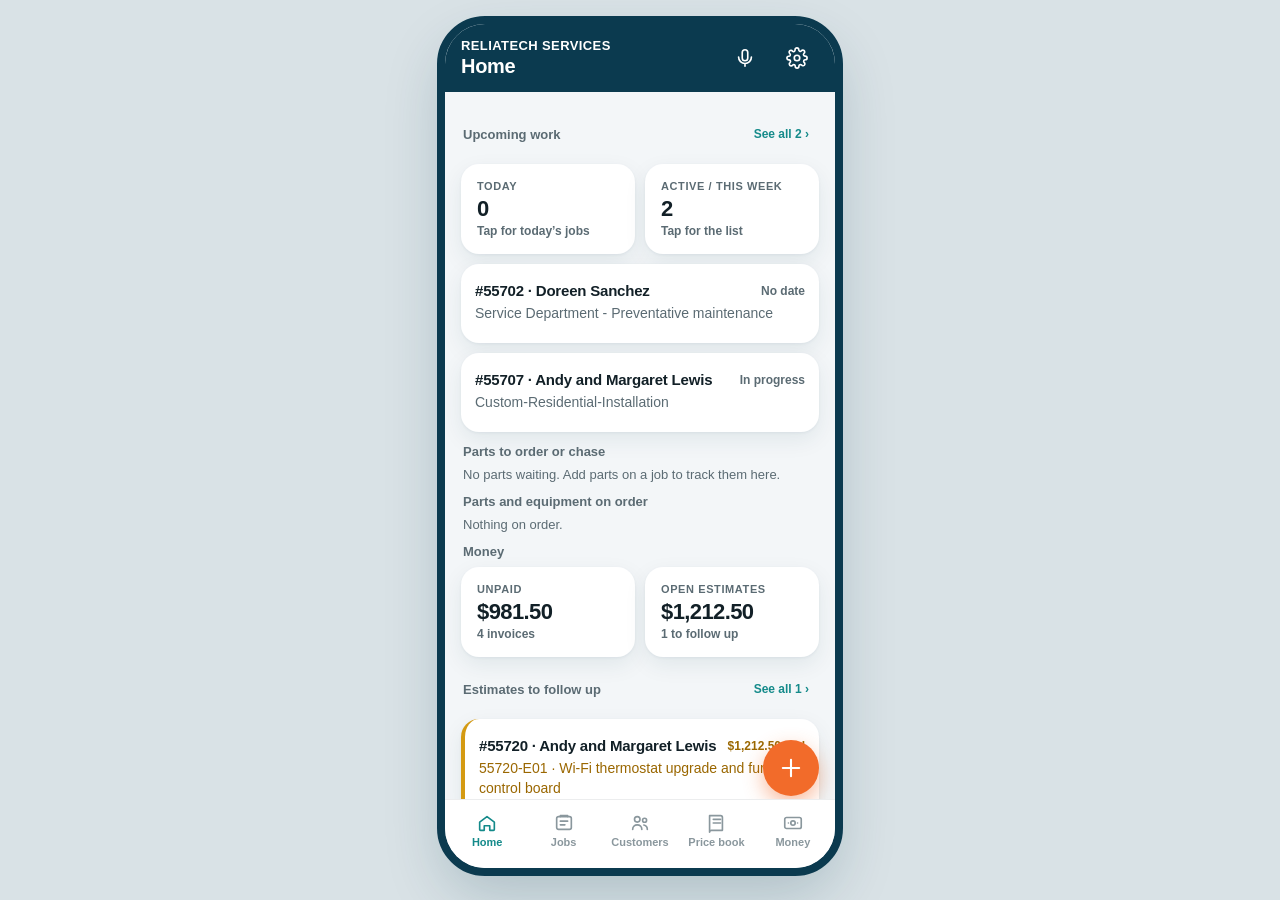
<file: index.html>
<!DOCTYPE html>
<html lang="en">
<head>
  <meta charset="UTF-8">
  <meta name="viewport" content="width=device-width, initial-scale=1, viewport-fit=cover">
  <meta name="theme-color" content="#0B3A4F">
  <meta name="apple-mobile-web-app-capable" content="yes">
  <meta name="mobile-web-app-capable" content="yes">
  <meta name="apple-mobile-web-app-title" content="ReliaTech">
  <meta name="apple-mobile-web-app-status-bar-style" content="black-translucent">
  <meta name="description" content="ReliaTech Services job-flow app.">
  <title>ReliaTech</title>
  <link rel="manifest" href="manifest.webmanifest">
  <link rel="apple-touch-icon" href="icon-180.png">
  <link rel="apple-touch-icon" href="[data-uri]">
  <link rel="icon" type="image/png" sizes="180x180" href="icon-180.png">
  <link rel="icon" type="image/png" sizes="512x512" href="icon-512.png">
  <link rel="stylesheet" href="styles.css?v=20261127-p2q">
</head>
<body>
  <div class="shell">
    <div class="phone" id="app">Loading ReliaTech…</div>
  </div>
  <script src="data.js?v=20261127-p2q"></script>
  <script src="hcp-data.js?v=20261127-p2q"></script>
  <script src="plans-data.js?v=20261127-p2q"></script>
  <script src="price-book-data.js?v=20261127-p2q"></script>
  <script src="proposal-logo.js?v=20261127-p2q"></script>
  <script src="app.js?v=20261127-p2q"></script>
</body>
</html>
</file>
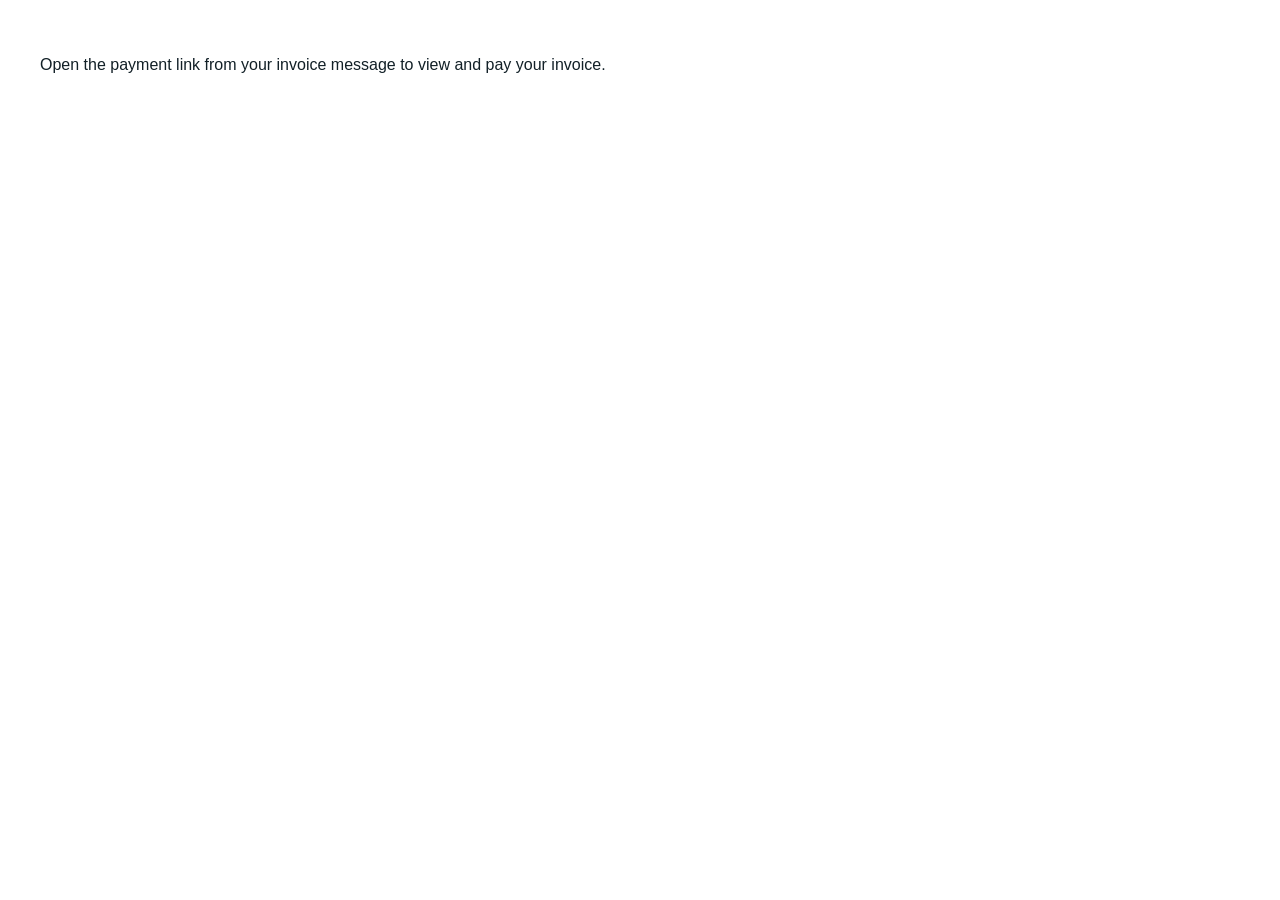
<file: pay/index.html>
<!DOCTYPE html>
<html lang="en">
<head>
  <meta charset="UTF-8">
  <meta name="robots" content="noindex,nofollow">
  <meta name="viewport" content="width=device-width, initial-scale=1">
  <title>ReliaTech Services</title>
  <style>body{font-family:-apple-system,BlinkMacSystemFont,sans-serif;padding:2rem;color:#122027}</style>
</head>
<body>
  <p>Open the payment link from your invoice message to view and pay your invoice.</p>
</body>
</html>
</file>
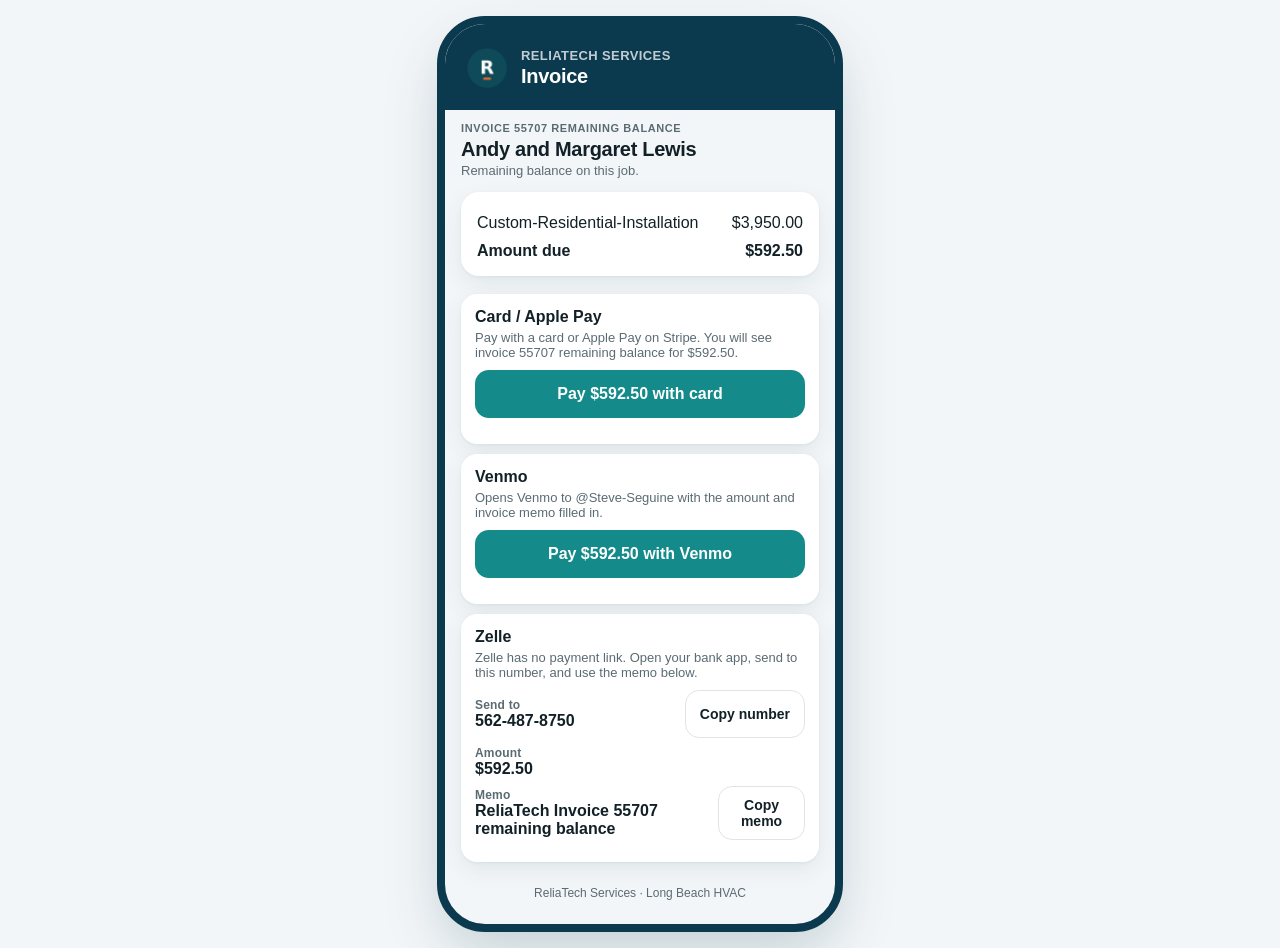
<file: pay/73xtMFCSjCwe/index.html>
<!DOCTYPE html>
<html lang="en">
<head>
  <meta charset="UTF-8">
  <meta name="viewport" content="width=device-width, initial-scale=1, viewport-fit=cover">
  <meta name="theme-color" content="#0B3A4F">
  <meta name="robots" content="noindex,nofollow">
  <meta name="apple-mobile-web-app-capable" content="yes">
  <meta name="apple-mobile-web-app-title" content="ReliaTech">
  <meta name="description" content="Pay a ReliaTech Services invoice.">
  <title>Pay invoice — ReliaTech Services</title>
  <link rel="icon" type="image/png" sizes="180x180" href="../../icon-180.png">
  <link rel="apple-touch-icon" href="../../icon-180.png">
  <link rel="stylesheet" href="../../styles.css?v=20261124-pay2">
  <link rel="stylesheet" href="../../pay.css?v=20261124-pay2">
</head>
<body class="pay-page">
  <div class="shell">
    <div class="phone" id="app">
      <div class="muted" style="padding:24px">Loading invoice…</div>
    </div>
  </div>
  <script src="../../pay.js?v=20261124-pay2"></script>
</body>
</html>
</file>
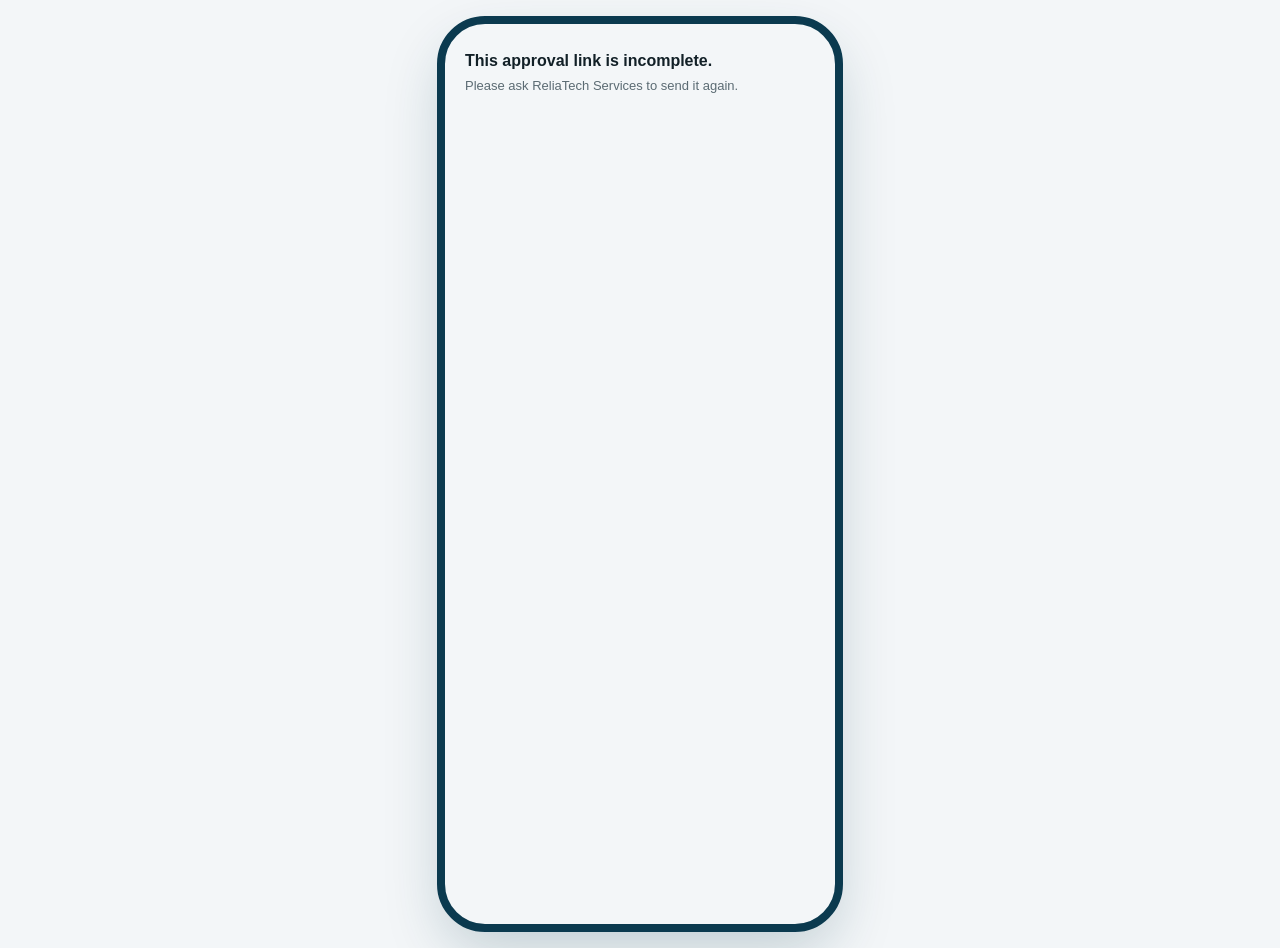
<file: approve.html>
<!DOCTYPE html>
<html lang="en">
<head>
  <meta charset="UTF-8">
  <meta name="viewport" content="width=device-width, initial-scale=1, viewport-fit=cover">
  <meta name="theme-color" content="#0B3A4F">
  <meta name="robots" content="noindex,nofollow">
  <meta name="description" content="Review and approve a ReliaTech Services estimate.">
  <title>Approve estimate — ReliaTech Services</title>
  <link rel="icon" type="image/png" sizes="180x180" href="icon-180.png">
  <link rel="apple-touch-icon" href="icon-180.png">
  <link rel="stylesheet" href="styles.css?v=20261126-p1c">
  <link rel="stylesheet" href="pay.css?v=20261126-p1c">
</head>
<body class="pay-page">
  <div class="shell">
    <div class="phone" id="app">
      <div class="muted" style="padding:24px">Loading estimate…</div>
    </div>
  </div>
  <script src="approve.js?v=20261126-p1c"></script>
</body>
</html>
</file>
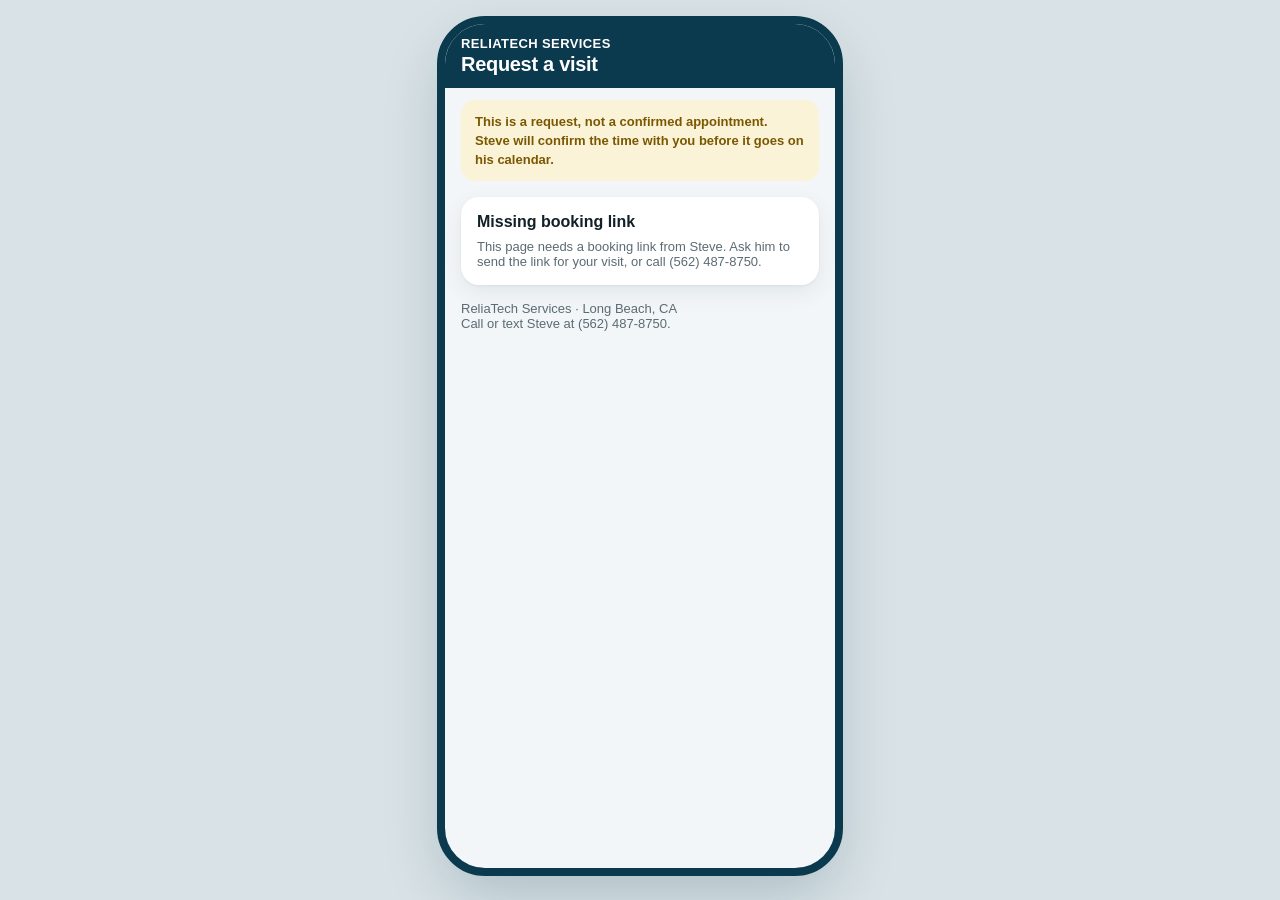
<file: book.html>
<!DOCTYPE html>
<html lang="en">
<head>
  <meta charset="UTF-8">
  <meta name="viewport" content="width=device-width, initial-scale=1, viewport-fit=cover">
  <meta name="theme-color" content="#0B3A4F">
  <meta name="robots" content="noindex,nofollow">
  <title>Request a visit — ReliaTech Services</title>
  <link rel="icon" type="image/png" sizes="180x180" href="icon-180.png">
  <link rel="stylesheet" href="styles.css?v=20261124-board">
  <link rel="stylesheet" href="book.css?v=20261124-board">
</head>
<body class="book-page">
  <div class="shell">
    <div class="phone" id="app">
      <div class="topbar">
        <div style="flex:1;min-width:0">
          <div class="kicker">ReliaTech Services</div>
          <div class="title-row"><div class="title">Request a visit</div></div>
        </div>
      </div>
      <div class="content" id="main">
        <div class="pad"><div class="muted">Loading open times…</div></div>
      </div>
    </div>
  </div>
  <script src="book.js?v=20261124-board"></script>
</body>
</html>
</file>
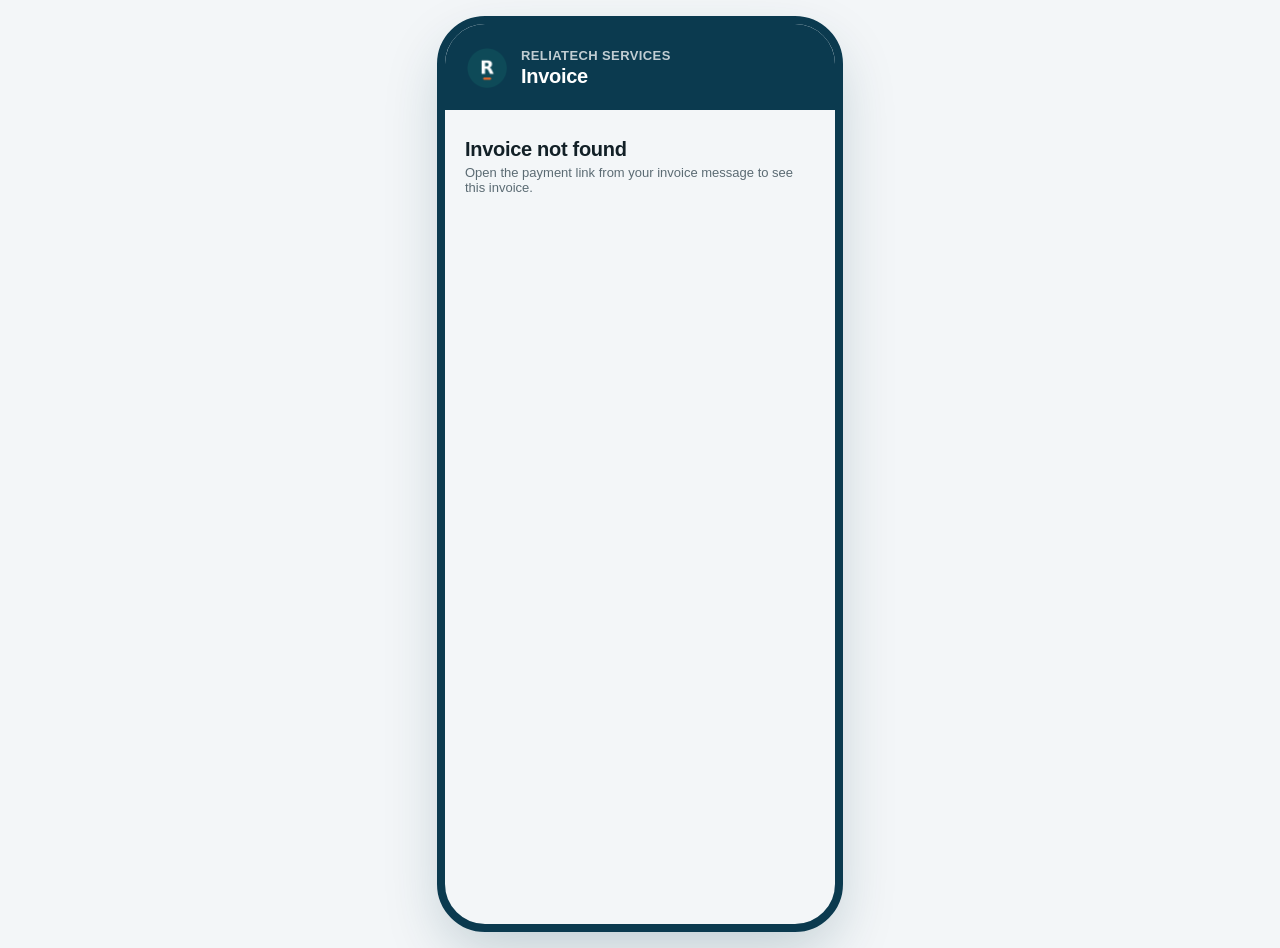
<file: pay.html>
<!DOCTYPE html>
<html lang="en">
<head>
  <meta charset="UTF-8">
  <meta name="viewport" content="width=device-width, initial-scale=1, viewport-fit=cover">
  <meta name="theme-color" content="#0B3A4F">
  <meta name="robots" content="noindex,nofollow">
  <meta name="apple-mobile-web-app-capable" content="yes">
  <meta name="apple-mobile-web-app-title" content="ReliaTech">
  <meta name="description" content="Pay a ReliaTech Services invoice.">
  <title>Pay invoice — ReliaTech Services</title>
  <link rel="icon" type="image/png" sizes="180x180" href="icon-180.png">
  <link rel="apple-touch-icon" href="icon-180.png">
  <link rel="stylesheet" href="styles.css?v=20261124-pay2">
  <link rel="stylesheet" href="pay.css?v=20261124-pay2">
</head>
<body class="pay-page">
  <div class="shell">
    <div class="phone" id="app">
      <div class="muted" style="padding:24px">Loading invoice…</div>
    </div>
  </div>
  <script src="pay.js?v=20261124-pay2"></script>
</body>
</html>
</file>
<file: styles.css>
:root {
  --brand: #0B3A4F;
  --teal: #148A8A;
  --accent: #F26B2A;
  --on-brand: #FFFFFF;
  --paper: #F3F6F8;
  --card: #FFFFFF;
  --text: #122027;
  --muted: #5B6B73;
  --faint: #8A979D;
  --field: #EEF2F4;
  --shadow: 0 8px 22px rgba(11, 58, 79, 0.08), 0 1px 3px rgba(11, 58, 79, 0.06);
  --border: rgba(18, 32, 39, 0.12);
  --border-subtle: rgba(18, 32, 39, 0.08);
  --ok: #1F7A4D;
  --ok-bg: #E3F5EC;
  --ok-text: #145C38;
  --watch: #D49A12;
  --watch-bg: #FBF3D8;
  --watch-text: #7A5800;
  --alert: #C45C1A;
  --alert-bg: #FAE8DB;
  --alert-text: #8A3A0C;
  --tint: #E6F3F3;
  --font: -apple-system, BlinkMacSystemFont, "Segoe UI", Roboto, Helvetica, Arial, sans-serif;
}
@media (prefers-color-scheme: dark) {
  :root {
    --paper: #0E1A20;
    --card: #152228;
    --text: #F2F5F7;
    --muted: #A8B4B9;
    --faint: #7E8C92;
    --field: rgba(255, 255, 255, 0.08);
    --shadow: 0 6px 18px rgba(0, 0, 0, 0.35);
    --border: rgba(255, 255, 255, 0.16);
    --border-subtle: rgba(255, 255, 255, 0.08);
    --ok-bg: #143326;
    --ok-text: #8FDBB0;
    --watch-bg: #3A2F12;
    --watch-text: #F0D48A;
    --alert-bg: #3A2418;
    --alert-text: #F0B090;
    --tint: #16333A;
  }
  html, body { background: #0B3A4F; }
}
* { box-sizing: border-box; }
html {
  margin: 0;
  height: 100%;
  background: #0B3A4F;
  -webkit-text-size-adjust: 100%;
}
html, body {
  margin: 0;
  min-height: 100%;
  min-height: 100dvh;
  min-height: -webkit-fill-available;
}
body {
  background: #0B3A4F;
  font-family: var(--font);
  color: var(--text);
  -webkit-font-smoothing: antialiased;
}
button, input, textarea { font-family: inherit; }
button { -webkit-tap-highlight-color: transparent; }
button:active { transform: scale(0.99); }
input, textarea { color: var(--text); background: var(--field); }
input::placeholder, textarea::placeholder { color: var(--faint); }
.shell {
  width: 100%;
  min-height: 100%;
  min-height: 100dvh;
  min-height: -webkit-fill-available;
  display: flex;
  align-items: stretch;
  justify-content: center;
}
.phone {
  width: 100%;
  max-width: none;
  min-height: 100%;
  min-height: 100dvh;
  min-height: -webkit-fill-available;
  height: 100dvh;
  background: var(--paper);
  overflow: hidden;
  display: flex;
  flex-direction: column;
  position: relative;
}
@media (min-width: 768px) and (hover: hover) and (pointer: fine) {
  html, body { background: #D9E2E6; }
  .shell { align-items: center; padding: 24px; }
  .phone {
    width: 390px;
    max-width: 390px;
    height: 844px;
    min-height: 844px;
    border-radius: 40px;
    outline: 8px solid var(--brand);
    box-shadow: 0 24px 60px rgba(11, 58, 79, 0.22);
  }
}
@media (prefers-color-scheme: dark) and (min-width: 768px) and (hover: hover) and (pointer: fine) {
  html, body { background: #0A1216; }
}
.topbar {
  background: var(--brand);
  color: var(--on-brand);
  padding: calc(12px + env(safe-area-inset-top, 0px)) 16px 12px;
  flex-shrink: 0;
  display: flex;
  align-items: center;
  gap: 8px;
}
.icon-btn {
  width: 44px;
  height: 44px;
  border: none;
  background: transparent;
  color: inherit;
  cursor: pointer;
  display: flex;
  align-items: center;
  justify-content: center;
  padding: 0;
  flex-shrink: 0;
}
.icon-btn.ghost {
  width: 40px;
  height: 40px;
  background: var(--field);
  border-radius: 20px;
  color: var(--text);
}
.kicker {
  font-size: 13px;
  font-weight: 650;
  letter-spacing: 0.4px;
  text-transform: uppercase;
}
.title { font-size: 20px; font-weight: 750; letter-spacing: -0.3px; margin-top: 2px; }
.title-row { display: flex; align-items: center; gap: 8px; flex-wrap: wrap; }
.nav-title { font-size: 17px; font-weight: 750; letter-spacing: -0.2px; }
.badge {
  font-size: 10px;
  font-weight: 700;
  letter-spacing: 0.3px;
  background: var(--accent);
  color: var(--on-brand);
  border-radius: 999px;
  padding: 2px 7px;
}
.content { flex: 1; overflow-y: auto; overflow-x: hidden; position: relative; -webkit-overflow-scrolling: touch; }
.pad { padding: 12px 16px 28px; }
.pad-fab { padding-bottom: 88px; }
.tabbar {
  display: flex;
  border-top: 1px solid var(--border-subtle);
  background: var(--card);
  padding: 6px 4px calc(14px + env(safe-area-inset-bottom, 0px));
  flex-shrink: 0;
  z-index: 4;
}
.tab {
  flex: 1;
  min-height: 48px;
  border: none;
  background: transparent;
  color: var(--faint);
  cursor: pointer;
  display: flex;
  flex-direction: column;
  align-items: center;
  justify-content: center;
  gap: 2px;
  font-size: 11px;
  font-weight: 700;
}
.tab.on { color: var(--teal); }
.fab {
  position: absolute;
  right: 16px;
  bottom: calc(72px + env(safe-area-inset-bottom, 0px));
  width: 56px;
  height: 56px;
  border-radius: 28px;
  border: none;
  background: var(--accent);
  color: var(--on-brand);
  box-shadow: 0 8px 20px rgba(242, 107, 42, 0.45);
  cursor: pointer;
  display: flex;
  align-items: center;
  justify-content: center;
  z-index: 3;
}
.search {
  position: relative;
  margin-bottom: 12px;
}
.search svg { position: absolute; left: 12px; top: 50%; transform: translateY(-50%); color: var(--faint); pointer-events: none; }
.search input {
  width: 100%;
  border: none;
  outline: none;
  background: var(--field);
  font-size: 16px;
  border-radius: 14px;
  padding: 12px 14px 12px 38px;
}
.chips { display: flex; flex-wrap: wrap; gap: 8px; margin-bottom: 14px; }
.chip {
  border: none;
  border-radius: 999px;
  padding: 8px 12px;
  min-height: 36px;
  background: var(--card);
  color: var(--text);
  box-shadow: var(--shadow);
  font-size: 13px;
  font-weight: 650;
  cursor: pointer;
}
.chip.on { background: var(--brand); color: var(--on-brand); box-shadow: none; }
.chip.accent.on { background: var(--accent); }
.chip.teal.on { background: var(--teal); color: var(--on-brand); }
.stack { display: flex; flex-direction: column; gap: 10px; }
.job-card, .list-card, .panel {
  display: flex;
  width: 100%;
  text-align: left;
  border: none;
  background: var(--card);
  border-radius: 18px;
  cursor: pointer;
  box-shadow: var(--shadow);
  color: var(--text);
  overflow: hidden;
  padding: 0;
}
.panel { cursor: default; padding: 16px; display: block; }
.stripe { width: 6px; flex-shrink: 0; }
.job-body { flex: 1; padding: 14px; min-width: 0; }
.meta { font-size: 12px; font-weight: 600; color: var(--muted); }
.job-name { font-size: 17px; font-weight: 700; letter-spacing: -0.2px; margin: 4px 0; }
.job-prob { font-size: 14px; line-height: 20px; color: var(--muted); margin-bottom: 6px; }
.row { display: flex; align-items: center; justify-content: space-between; gap: 8px; flex-wrap: wrap; }
.addr { font-size: 12px; color: var(--muted); }
.amt { font-size: 14px; font-weight: 700; }
.chev { display: flex; align-items: center; padding-right: 10px; color: var(--muted); }
.pill {
  display: inline-flex;
  align-items: center;
  padding: 3px 8px;
  border-radius: 999px;
  font-size: 11px;
  line-height: 16px;
  font-weight: 600;
  letter-spacing: 0.2px;
}
.section { font-size: 13px; font-weight: 700; margin: 8px 2px; color: var(--muted); }
.h1 { font-size: 20px; font-weight: 750; letter-spacing: -0.3px; margin-bottom: 4px; }
.h2 { font-size: 16px; font-weight: 750; }
.linkish { display: flex; align-items: center; gap: 6px; border: none; background: none; color: var(--muted); padding: 0; cursor: pointer; font-size: 13px; text-align: left; margin-bottom: 4px; }
.muted { color: var(--muted); font-size: 13px; }
.faint { color: var(--faint); }
.body { font-size: 14px; line-height: 20px; margin-bottom: 12px; }
.teal { color: var(--teal); font-weight: 650; font-size: 13px; margin-bottom: 12px; }
.stepper { display: flex; align-items: center; width: 100%; padding: 4px 0 2px; }
.step { flex: 1; min-width: 0; text-align: center; }
.step-row { display: flex; align-items: center; }
.step-line { flex: 1; height: 2px; }
.dot { border-radius: 99px; flex-shrink: 0; }
.step-lab { margin-top: 6px; font-size: 10px; line-height: 12px; }
.quick { display: flex; gap: 8px; flex-wrap: wrap; margin-bottom: 16px; }
.quick-btn {
  flex: 1 1 90px;
  min-height: 64px;
  border: none;
  border-radius: 16px;
  background: var(--card);
  box-shadow: var(--shadow);
  cursor: pointer;
  color: var(--text);
  display: flex;
  flex-direction: column;
  align-items: center;
  justify-content: center;
  gap: 4px;
  font-size: 13px;
  font-weight: 650;
}
.quick-btn svg { color: var(--teal); }
.btn {
  width: 100%;
  min-height: 48px;
  border: none;
  border-radius: 14px;
  background: var(--brand);
  color: var(--on-brand);
  font-size: 16px;
  font-weight: 650;
  cursor: pointer;
}
.btn[disabled] { background: #8AA0A8; opacity: 0.7; cursor: default; }
.btn.accent { background: var(--accent); }
.btn.teal { background: var(--teal); }
.btn.ghost {
  background: transparent;
  color: var(--text);
  border: 1.5px solid var(--border);
}
.btn.ask {
  background: var(--tint);
  color: var(--ok-text);
  display: flex;
  align-items: center;
  justify-content: center;
  gap: 8px;
}
@media (prefers-color-scheme: dark) {
  .btn.ask { color: #8ED4D4; }
}
.actions { display: flex; flex-direction: column; gap: 8px; }
.timeline { display: flex; flex-direction: column; gap: 8px; margin-bottom: 16px; }
.t-item { background: var(--card); border-radius: 16px; padding: 12px; box-shadow: var(--shadow); display: flex; gap: 10px; }
.t-ico {
  width: 32px; height: 32px; border-radius: 10px; background: var(--field); color: var(--teal);
  display: flex; align-items: center; justify-content: center; flex-shrink: 0;
}
.avatar {
  width: 44px; height: 44px; border-radius: 14px; background: var(--tint); color: var(--teal);
  display: flex; align-items: center; justify-content: center; font-weight: 800; font-size: 15px; flex-shrink: 0;
}
.money-tile { border-radius: 18px; padding: 16px; box-shadow: var(--shadow); background: var(--card); }
.money-tile.brand { background: var(--brand); color: var(--on-brand); }
.money-val { font-size: 28px; font-weight: 750; letter-spacing: -0.6px; margin: 4px 0 2px; }
.field { display: block; margin-bottom: 12px; }
.field-lab { font-size: 12px; font-weight: 600; color: var(--muted); margin-bottom: 6px; letter-spacing: 0.2px; }
.field input, .field textarea {
  width: 100%;
  border: none;
  outline: none;
  background: var(--field);
  font-size: 16px;
  line-height: 22px;
  border-radius: 12px;
  padding: 12px 14px;
  resize: vertical;
}
.hint { font-size: 10px; color: var(--muted); margin-top: 4px; }
.note { font-size: 12px; color: var(--muted); margin-top: 10px; line-height: 18px; }
.backdrop {
  position: absolute;
  inset: 0;
  background: rgba(8, 20, 28, 0.46);
  z-index: 8;
  display: flex;
  align-items: flex-end;
  animation: fade 0.2s ease-out;
}
.sheet {
  width: 100%;
  max-height: 86%;
  overflow-y: auto;
  background: var(--card);
  color: var(--text);
  border-radius: 22px 22px 0 0;
  padding: 10px 16px calc(28px + env(safe-area-inset-bottom, 0px));
  animation: up 0.26s ease-out;
}
.handle { display: flex; justify-content: center; padding: 4px 0 10px; }
.handle span { width: 36px; height: 4px; border-radius: 4px; background: var(--border); }
.sheet-head { display: flex; align-items: center; justify-content: space-between; gap: 8px; margin-bottom: 12px; }
.sheet-title { font-size: 18px; font-weight: 750; }
.toast {
  position: absolute;
  left: 16px; right: 16px;
  bottom: calc(80px + env(safe-area-inset-bottom, 0px));
  background: var(--brand);
  color: var(--on-brand);
  border-radius: 14px;
  padding: 12px 14px;
  font-size: 13px;
  line-height: 18px;
  font-weight: 600;
  box-shadow: var(--shadow);
  z-index: 12;
  text-align: center;
}
.eval { display: flex; overflow: hidden; border-radius: 14px; }
.eval-bar { width: 5px; flex-shrink: 0; }
.eval-body { padding: 10px 12px; min-width: 0; }
.eval-k { font-size: 10px; font-weight: 750; letter-spacing: 0.5px; text-transform: uppercase; margin-bottom: 4px; }
.eval-t { font-size: 13px; line-height: 19px; font-weight: 600; }
.flag { width: 8px; height: 8px; border-radius: 99px; display: inline-block; flex-shrink: 0; }
.val-grid { display: flex; flex-wrap: wrap; gap: 8px; margin-bottom: 10px; }
.val-box { flex: 1 1 136px; border-radius: 12px; padding: 8px 10px; background: var(--field); }
.val-lab { font-size: 10px; color: var(--muted); margin-bottom: 2px; }
.val-num { font-size: 14px; font-weight: 750; display: flex; align-items: center; gap: 5px; }
.shot {
  width: 84px; height: 96px; border-radius: 12px; flex-shrink: 0;
  background: linear-gradient(180deg, #0E4A58 0%, #0B3A4F 100%);
  color: #D4F0F0; padding: 8px; display: flex; flex-direction: column; justify-content: space-between; overflow: hidden;
}
.shot .s1 { font-size: 8px; font-weight: 700; letter-spacing: 0.5px; opacity: 0.7; }
.shot .s2 { font-size: 16px; font-weight: 750; }
.shot .s3 { font-size: 8px; opacity: 0.75; line-height: 11px; }
.dash { border: 1.5px dashed var(--border); border-radius: 12px; background: transparent; color: var(--text); font-size: 12px; font-weight: 700; cursor: pointer; padding: 8px 10px; text-align: left; min-height: 44px; width: 100%; }
.link-btn { margin-top: 10px; border: none; background: transparent; color: var(--teal); font-size: 12px; font-weight: 700; cursor: pointer; padding: 0; }
.bubble-me, .bubble-bot { max-width: 88%; padding: 10px 12px; font-size: 14px; line-height: 20px; }
.bubble-me { background: var(--brand); color: var(--on-brand); border-radius: 16px 16px 4px 16px; margin-left: auto; }
.bubble-bot { background: var(--tint); color: var(--text); border-radius: 16px 16px 16px 4px; }
.compare { background: var(--card); border-radius: 18px; box-shadow: var(--shadow); padding: 10px; overflow-x: auto; }
.compare-grid { display: grid; gap: 0; }
.changed { background: var(--tint); border-radius: 8px; }
.sel { border: 1.5px solid var(--teal) !important; }
.photo-ph {
  height: 140px; border-radius: 16px; background: var(--field); display: flex; flex-direction: column;
  align-items: center; justify-content: center; gap: 8px; color: var(--muted); margin-bottom: 12px;
}
.steps { display: flex; gap: 8px; flex-wrap: wrap; margin-bottom: 14px; font-size: 11px; font-weight: 750; letter-spacing: 0.2px; }
.cart { background: var(--tint); border-radius: 16px; padding: 12px; margin-bottom: 14px; }
.qty { display: flex; align-items: center; gap: 6px; }
.qty button {
  width: 36px; height: 36px; border: none; border-radius: 10px; background: var(--card); color: var(--text);
  font-size: 20px; font-weight: 700; cursor: pointer;
}
.book-item { background: var(--field); border-radius: 16px; padding: 12px; margin-bottom: 8px; }
.book-item > button { width: 100%; text-align: left; border: none; background: transparent; color: var(--text); cursor: pointer; padding: 0; }
.doc { background: var(--field); border-radius: 16px; padding: 14px; margin-bottom: 14px; }
.k-up { font-size: 11px; font-weight: 700; letter-spacing: 0.6px; color: var(--muted); text-transform: uppercase; }
.screen { animation: slide 0.22s ease-out; }
@keyframes slide { from { transform: translateX(18px); opacity: 0; } to { transform: translateX(0); opacity: 1; } }
@keyframes up { from { transform: translateY(24px); opacity: 0; } to { transform: translateY(0); opacity: 1; } }
@keyframes fade { from { opacity: 0; } to { opacity: 1; } }

.section-row { display: flex; align-items: center; justify-content: space-between; gap: 8px; margin: 8px 2px; }
.eq-card {
  display: flex;
  width: 100%;
  text-align: left;
  border: none;
  background: var(--card);
  border-radius: 18px;
  cursor: pointer;
  box-shadow: var(--shadow);
  color: var(--text);
  overflow: hidden;
  padding: 12px;
  align-items: center;
  gap: 12px;
}
.eq-card > svg { color: var(--muted); flex-shrink: 0; }
.eq-thumb {
  width: 56px;
  height: 56px;
  border-radius: 14px;
  object-fit: cover;
  flex-shrink: 0;
  background: var(--field);
}
.eq-thumb.ph {
  display: flex;
  align-items: center;
  justify-content: center;
  color: var(--faint);
}
.eq-body { flex: 1; min-width: 0; }
.eq-type {
  font-size: 11px;
  font-weight: 750;
  letter-spacing: 0.4px;
  text-transform: uppercase;
  color: var(--teal);
  margin-bottom: 2px;
}
.nameplate {
  position: relative;
  height: 140px;
  border-radius: 16px;
  background: var(--field);
  overflow: hidden;
  margin-bottom: 8px;
}
.nameplate img { width: 100%; height: 100%; object-fit: cover; display: block; }
.nameplate-empty {
  width: 100%;
  height: 100%;
  display: flex;
  flex-direction: column;
  align-items: center;
  justify-content: center;
  gap: 8px;
  color: var(--muted);
  font-size: 13px;
  font-weight: 650;
}
.nameplate input[type="file"] {
  position: absolute;
  inset: 0;
  width: 100%;
  height: 100%;
  opacity: 0;
  cursor: pointer;
  font-size: 0;
}

.timer-card {
  background: var(--tint);
  border-radius: 16px;
  padding: 14px;
  margin-bottom: 10px;
  text-align: center;
}
.timer {
  font-size: 40px;
  font-weight: 750;
  letter-spacing: -1px;
  color: var(--teal);
  font-variant-numeric: tabular-nums;
  margin: 4px 0;
}
.warn-banner {
  background: var(--alert-bg);
  color: var(--alert-text);
  border-radius: 12px;
  padding: 10px 12px;
  font-size: 12px;
  line-height: 18px;
  font-weight: 650;
  margin-bottom: 8px;
}
.warn-inline {
  color: var(--alert-text);
  font-size: 12px;
  font-weight: 650;
  margin-bottom: 4px;
}
.time-entry { cursor: default; }
.edit-hist {
  background: var(--field);
  border-radius: 10px;
  padding: 8px 10px;
  margin: 8px 0;
}
.tos-table {
  width: 100%;
  border-collapse: collapse;
  font-size: 12px;
  margin: 8px 0 4px;
}
.tos-table th, .tos-table td {
  text-align: left;
  padding: 6px 4px;
  border-bottom: 1px solid var(--border-subtle);
  vertical-align: top;
}
.tos-table th {
  font-size: 10px;
  font-weight: 750;
  letter-spacing: 0.4px;
  text-transform: uppercase;
  color: var(--muted);
}
.tos-table td:last-child, .tos-table th:last-child { text-align: right; }
.tos-table tfoot td {
  font-weight: 750;
  border-bottom: none;
  padding-top: 8px;
}
.voice-orb {
  width: 72px;
  height: 72px;
  margin: 8px auto 12px;
  border-radius: 36px;
  background: var(--teal);
  box-shadow: 0 0 0 0 rgba(20, 138, 138, 0.5);
  animation: pulse 1.4s ease-out infinite;
}
@keyframes pulse {
  0% { box-shadow: 0 0 0 0 rgba(20, 138, 138, 0.5); }
  70% { box-shadow: 0 0 0 18px rgba(20, 138, 138, 0); }
  100% { box-shadow: 0 0 0 0 rgba(20, 138, 138, 0); }
}
.voice-text {
  min-height: 24px;
  text-align: center;
  font-size: 16px;
  font-weight: 650;
  margin-bottom: 14px;
  color: var(--text);
}
.confirm-card {
  background: var(--field);
  border-radius: 16px;
  padding: 14px;
  margin-bottom: 16px;
}
.confirm-row { margin-bottom: 10px; }
.confirm-row:last-child { margin-bottom: 0; }

/* Service plans, jobs-tab filters, booking-adjacent UI */
.v-badge {
  display: inline-block;
  font-size: 10px;
  font-weight: 750;
  letter-spacing: 0.3px;
  text-transform: uppercase;
  border-radius: 999px;
  padding: 2px 7px;
  white-space: nowrap;
}
.v-due { color: #0C5C5C; background: #E6F4F4; }
.v-overdue { color: var(--alert-text); background: var(--alert-bg); }
.v-scheduled { color: var(--ok-text); background: var(--ok-bg); }
.v-done { color: var(--ok-text); background: var(--ok-bg); opacity: 0.85; }
.v-upcoming { color: var(--muted); background: var(--field); }
.v-cancelled { color: var(--faint); background: var(--field); }
@media (prefers-color-scheme: dark) {
  .v-due { color: #8ED4D4; background: #143333; }
}
.plan-card { background: var(--card); border-radius: 18px; box-shadow: var(--shadow); padding: 14px; margin-bottom: 14px; }
.plan-head { display: flex; align-items: flex-start; justify-content: space-between; gap: 8px; margin-bottom: 8px; }
.visit-row {
  width: 100%;
  text-align: left;
  border: none;
  background: var(--field);
  border-radius: 14px;
  padding: 10px 12px;
  color: var(--text);
  cursor: pointer;
  margin-top: 8px;
}
.visit-top { display: flex; align-items: center; justify-content: space-between; gap: 8px; }
.visit-actions { display: flex; flex-wrap: wrap; gap: 6px; margin-top: 8px; }
.visit-actions .btn, .visit-actions button {
  min-height: 36px;
  padding: 6px 10px;
  font-size: 12px;
  width: auto;
  flex: 1 1 auto;
}
.tag-note {
  display: inline-block;
  font-size: 11px;
  font-weight: 700;
  color: var(--alert-text);
  background: var(--alert-bg);
  border-radius: 8px;
  padding: 2px 7px;
  margin-top: 6px;
}
.due-card {
  width: 100%;
  text-align: left;
  border: none;
  background: var(--card);
  border-radius: 16px;
  box-shadow: var(--shadow);
  padding: 12px;
  color: var(--text);
  cursor: pointer;
  display: block;
}
.due-list { display: flex; flex-direction: column; gap: 8px; margin-bottom: 16px; }
.jobs-toolbar { display: flex; align-items: center; justify-content: space-between; gap: 8px; margin: 4px 0 12px; }
.cal-note {
  background: var(--tint);
  border-radius: 12px;
  padding: 10px 12px;
  font-size: 12px;
  line-height: 18px;
  color: var(--muted);
  margin: 10px 0 12px;
}
.job-when { font-size: 12px; color: var(--teal); font-weight: 650; margin-top: 4px; }

.acting-bar {
  display: flex;
  align-items: center;
  justify-content: space-between;
  gap: 8px;
  padding: 8px 16px;
  background: var(--tint);
  border-bottom: 1px solid var(--border);
  font-size: 12px;
  line-height: 16px;
  color: var(--muted);
}
.acting-links { display: flex; gap: 12px; flex-shrink: 0; align-items: center; }
.board-links { display: flex; flex-wrap: wrap; gap: 8px 14px; justify-content: flex-end; }
.jobs-toolbar { flex-wrap: wrap; }
.pending-box {
  background: var(--tint);
  border-radius: 12px;
  padding: 10px 12px;
  margin-top: 8px;
}
.acting-inline { font-size: 12px; }
.acting-inline strong { color: var(--text); }

button.plan-card, button.prospect-card {
  display: block;
  width: 100%;
  border: none;
  text-align: left;
  color: inherit;
  font: inherit;
  cursor: pointer;
}

.doc-blocks { display: flex; flex-direction: column; gap: 10px; margin: 8px 0 12px; }
.doc-block { background: var(--field); border-radius: 12px; padding: 10px 12px; }
.doc-block .h2 { font-size: 15px; }
.check-row { display: flex; align-items: flex-start; gap: 10px; }

.book-row { width: 100%; text-align: left; }
.cap-thumb { display: block; max-width: 100%; border-radius: 12px; margin-top: 8px; }
.memo-audio { width: 100%; margin-top: 8px; }
.memo-live { background: #F6E2B8; color: #8A4B08; border-radius: 12px; padding: 12px; margin-bottom: 12px; font-weight: 650; }
.list-card audio { width: 100%; margin-top: 8px; }
.tab span { white-space: nowrap; }

.scope-block {
  white-space: pre-wrap;
  font-size: 13px;
  line-height: 1.45;
  background: #f6f7f4;
  border: 1px solid #e2e4dc;
  border-radius: 10px;
  padding: 10px 12px;
  margin: 0 0 12px;
  color: #1b1d16;
}
.steve-only { font-size: 13px; line-height: 1.45; }
.steve-only .k-up { margin-bottom: 6px; }


/* Invoice payment */
.field select {
  width: 100%;
  border: none;
  outline: none;
  background: var(--field);
  font-size: 16px;
  line-height: 22px;
  border-radius: 12px;
  padding: 12px 14px;
  color: inherit;
  appearance: none;
}
.pay-amt {
  font-size: 28px;
  font-weight: 750;
  letter-spacing: -0.6px;
  margin: 2px 0 12px;
}
.pay-opt {
  background: var(--card);
  border-radius: 16px;
  padding: 14px;
  margin-bottom: 10px;
  box-shadow: var(--shadow);
}
.pay-opt .h2 { margin: 0 0 4px; }
.pay-opt .muted { margin-bottom: 10px; }
.pay-row {
  display: flex;
  align-items: center;
  justify-content: space-between;
  gap: 10px;
  margin: 8px 0;
}
.pay-row .val { font-weight: 700; font-size: 16px; }
.btn.inline, a.btn.inline {
  width: auto;
  display: inline-flex;
  align-items: center;
  justify-content: center;
  padding: 10px 14px;
  font-size: 14px;
  text-decoration: none;
  box-sizing: border-box;
}
a.btn {
  display: flex;
  align-items: center;
  justify-content: center;
  text-decoration: none;
  text-align: center;
  box-sizing: border-box;
  color: var(--on-brand);
}
a.btn.teal { color: var(--on-brand); }
.btn.ghost.inline { width: auto; }

/* Phase 1 fixes: reliable taps on iPhone */
.dash-tile { border: none; text-align: left; cursor: pointer; width: 100%; font: inherit; color: inherit; min-height: 44px; display: block; -webkit-appearance: none; appearance: none; }
.dash-tile:active, .list-card:active { opacity: .75; }
.list-card, .link-btn, .money-tile, .chip, .dash, .btn, .tab, .icon-btn, .job-card { touch-action: manipulation; -webkit-tap-highlight-color: rgba(11, 58, 79, .12); }
.link-btn.tap { min-height: 44px; padding: 0 8px; }
.list-card { min-height: 44px; }
.dash.sel { border-style: solid; border-color: var(--teal); background: var(--tint); }
.seg { display: grid; grid-template-columns: repeat(3, 1fr); gap: 4px; background: var(--field); border-radius: 12px; padding: 4px; }
.seg-btn { border: none; background: transparent; color: var(--text); font: inherit; font-size: 13px; font-weight: 700; min-height: 40px; border-radius: 9px; cursor: pointer; }
.seg-btn.on { background: var(--card); box-shadow: var(--shadow); color: var(--brand); }
.ph-grid { display: grid; grid-template-columns: 1fr 1fr; gap: 10px; }
.ph-tile { background: var(--field); border-radius: 12px; padding: 6px; display: flex; flex-direction: column; gap: 6px; }
.ph-img { border: none; padding: 0; background: #000; border-radius: 8px; overflow: hidden; aspect-ratio: 1 / 1; cursor: zoom-in; display: block; width: 100%; }
.ph-img img { width: 100%; height: 100%; object-fit: cover; display: block; }
.ph-missing { display: flex; align-items: center; justify-content: center; color: #fff; font-size: 12px; text-align: center; padding: 8px; }
.ph-tile select { width: 100%; min-height: 36px; border-radius: 8px; border: 1px solid var(--border); background: var(--card); color: var(--text); font-size: 13px; }
.ph-btns { display: grid; grid-template-columns: 1fr 1fr 1fr; gap: 4px; }
.ph-btns button { min-height: 36px; border: 1px solid var(--border); border-radius: 8px; background: var(--card); color: var(--text); font-size: 14px; cursor: pointer; }
.ph-btns button:disabled { opacity: .35; }
.ph-view { position: fixed; inset: 0; background: rgba(0,0,0,.94); z-index: 1000; display: flex; align-items: center; justify-content: center; }
.ph-view img { max-width: 100%; max-height: 100%; object-fit: contain; }
.ph-view-x { position: absolute; top: calc(12px + env(safe-area-inset-top, 0px)); right: 12px; width: 44px; height: 44px; border-radius: 22px; border: none; background: rgba(255,255,255,.18); color: #fff; font-size: 20px; }
.eq-hero { border: none; padding: 0; width: 100%; height: 160px; border-radius: 14px; overflow: hidden; margin-bottom: 12px; display: block; background: #000; }
.eq-hero img { width: 100%; height: 100%; object-fit: cover; display: block; }
.field select { width: 100%; }
/* Replacement builder per-line hour inputs: same colors as the other dark/light inputs (iOS dark mode fix) */
input.hr-in, .sheet input.hr-in { width: 72px !important; text-align: right; font-size: 16px; line-height: 22px; padding: 8px 10px; border: none !important; outline: none; border-radius: 10px; background: #EEF2F4 !important; background-color: #EEF2F4 !important; background-image: none !important; color: #122027 !important; -webkit-text-fill-color: #122027 !important; caret-color: #122027; color-scheme: light; -webkit-appearance: none !important; appearance: none !important; box-shadow: none !important; opacity: 1 !important; }
@media (prefers-color-scheme: dark) {
  input.hr-in, .sheet input.hr-in { background: #283439 !important; background-color: #283439 !important; color: #F2F5F7 !important; -webkit-text-fill-color: #F2F5F7 !important; caret-color: #F2F5F7; color-scheme: dark; }
}
/* New call sheet: Next / Create job pinned at the top */
.nc-nav { position: sticky; top: -10px; z-index: 5; display: flex; align-items: center; gap: 10px; margin: 0 -16px 12px; padding: 10px 16px; background: var(--card); border-bottom: 1px solid var(--line, rgba(127,127,127,0.25)); }
.nc-nav-info { flex: 1; min-width: 0; }
.nc-nav-name { font-weight: 750; font-size: 15px; color: var(--teal); white-space: nowrap; overflow: hidden; text-overflow: ellipsis; }
.nc-nav-sub { font-size: 12px; color: var(--muted); white-space: nowrap; overflow: hidden; text-overflow: ellipsis; }
.nc-nav .btn { width: auto; flex: 0 0 auto; min-width: 120px; padding: 0 18px; margin: 0; }
/* Primary action pinned at the top of sheets (same bar as the New call sheet) */
.pin-bar { gap: 8px; }
.pin-bar .btn, .pin-bar a.btn { flex: 1 1 auto; width: auto; min-width: 0; min-height: 46px; margin: 0 !important; padding: 0 14px; display: flex; align-items: center; justify-content: center; text-decoration: none; }
/* Customer proposal view (ReliaTech estimate format) */
.pp-bar { position: relative; flex-shrink: 0; z-index: 30; display: flex; gap: 10px; padding: calc(12px + max(env(safe-area-inset-top, 0px), 0px)) 12px 12px; background: var(--brand); border-bottom: 2px solid var(--accent); }
.pp-bar .btn { flex: 1; margin: 0; min-height: 48px; font-size: 16px; font-weight: 750; border-radius: 12px; }
.pp-bar .btn.ghost { background: #FFFFFF !important; color: #0B3A4F !important; -webkit-text-fill-color: #0B3A4F; border: none; }
.pp-bar .btn.accent { background: var(--accent) !important; color: #FFFFFF !important; -webkit-text-fill-color: #FFFFFF; border: none; }
.pp-bar-bottom { border-bottom: none; border-top: 2px solid var(--accent); border-radius: 12px; margin: 14px 0 0; padding: 12px 12px calc(12px + env(safe-area-inset-bottom, 0px)); }
.pp-body { margin-top: 2px; }
.pp-ln { white-space: pre-wrap; overflow-wrap: anywhere; }
.pp-gap { height: 8px; }
.share-box { width: 100%; box-sizing: border-box; border: 1.5px solid var(--border); border-radius: 12px; padding: 10px 12px; font-size: 15px; line-height: 21px; resize: none; background: var(--field); color: var(--text); -webkit-text-fill-color: var(--text); }
.pp-hint { font-size: 12px; color: var(--muted); padding: 8px 14px 0; }
.pp-scroll { flex: 1; overflow-y: auto; -webkit-overflow-scrolling: touch; padding: 10px 8px 40px; }
.pp-page { background: #fff; color: #222; font-family: Helvetica, Arial, sans-serif; font-size: 12px; line-height: 1.45; max-width: 760px; margin: 0 auto; padding: 28px 26px; border-radius: 6px; color-scheme: light; }
.pp-head { display: flex; justify-content: space-between; align-items: flex-start; gap: 12px; }
.pp-biz { font-weight: 700; font-size: 13px; color: #222; }
.pp-small { font-size: 11px; color: #666; }
.pp-logo { width: 84px; height: auto; }
.pp-title { font-size: 22px; font-weight: 700; color: #222; margin: 2px 0 12px; line-height: 1.2; }
.pp-row { display: flex; justify-content: space-between; gap: 10px; margin-bottom: 8px; }
.pp-lab { font-size: 9px; font-weight: 700; color: #555; letter-spacing: .3px; margin-top: 4px; }
.pp-strong { font-weight: 700; font-size: 13px; color: #222; }
.pp-sm2 { font-size: 11px; color: #333; }
.pp-card { border: 1px solid #d6d9dc; border-radius: 8px; padding: 14px 16px 18px; margin-top: 18px; page-break-inside: avoid; break-inside: avoid; }
.pp-opt { font-size: 17px; font-weight: 700; color: #222; }
.pp-price { font-size: 15px; font-weight: 700; color: #222; margin: 4px 0 10px; }
.pp-svc { font-weight: 700; font-size: 12px; padding-bottom: 5px; border-bottom: 1px solid #ddd; margin-bottom: 8px; color: #222; }
.pp-svc2 { font-weight: 700; font-size: 13px; margin-bottom: 6px; color: #222; }
.pp-item { margin-bottom: 2px; }
.pp-note { font-size: 10.5px; color: #666; margin-top: 4px; }
.pp-tot { display: flex; justify-content: space-between; gap: 10px; padding-top: 6px; }
.pp-sub { border-top: 1px solid #ddd; margin-top: 10px; padding-top: 8px; font-size: 11px; }
.pp-total { font-weight: 700; font-size: 13px; color: #222; }
.pp-card .pp-tot.pp-total:not(:nth-child(2)) { border-top: 1px solid #e3e3e3; margin-top: 6px; }
.pp-lines { display: flex; flex-wrap: wrap; gap: 14px 24px; margin-top: 14px; font-size: 12px; }
.pp-center { text-align: center; margin-top: 16px; }
.pp-blue { color: #1C6FD1; font-weight: 700; margin-top: 6px; }
.pp-thanks { text-align: center; color: #666; font-size: 11px; border-top: 1px solid #ddd; margin-top: 12px; padding-top: 10px; }
.pp-foot { display: flex; justify-content: space-between; color: #777; font-size: 10px; border-top: 1px solid #ddd; margin-top: 22px; padding-top: 6px; }
@media print {
  @page { size: letter; margin: 0.5in; }
  html, body, .shell, .phone { background: #fff !important; height: auto !important; min-height: 0 !important; overflow: visible !important; display: block !important; box-shadow: none !important; }
  .no-print, .toast { display: none !important; }
  .pp-scroll { overflow: visible !important; padding: 0 !important; }
  .pp-page { max-width: none; padding: 0; border-radius: 0; }
}
.pp-bar .btn.pp-busy { opacity: 0.75; }
.pp-frame { flex: 1; width: 100%; border: 0; background: #fff; }
.pp-ohead { display: flex; justify-content: space-between; align-items: baseline; gap: 14px; padding-bottom: 6px; border-bottom: 1px solid #ddd; margin-bottom: 8px; }
.pp-otitle { font-size: 15px; font-weight: 700; color: #222; line-height: 1.3; }
.pp-oprice { font-size: 15px; font-weight: 700; color: #222; white-space: nowrap; }
.pp-sum .pp-tot:not(.pp-total) { font-size: 12px; }
.pp-sum .pp-tot.pp-total:first-child { border-top: none; margin-top: 0; padding-top: 0; }
.pp-head { margin-bottom: 14px; }
.pp-hl { flex: 1; min-width: 0; }
.pp-hr { text-align: right; flex-shrink: 0; }
.pp-hr .pp-logo { display: block; margin: 0 0 6px auto; }
.pp-form { font-size: 18px; font-weight: 800; letter-spacing: 1px; color: #222; line-height: 1.1; }
.pp-formno { font-size: 12px; font-weight: 700; color: #222; margin: 1px 0 3px; }
.pp-addr { display: grid; grid-template-columns: 1fr 1fr; gap: 16px; margin: 4px 0 6px; padding: 10px 12px; background: #F2F5F8; border-radius: 8px; color: #222; }
.pp-addr .pp-lab { margin-top: 0; }
.pp-bul { position: relative; padding-left: 14px; white-space: pre-wrap; overflow-wrap: anywhere; }
.pp-bul::before { content: "•"; position: absolute; left: 2px; top: 0; }
.pp-bul2 { margin-left: 14px; }
.pp-bul2::before { content: "◦"; }
.pp-sum { width: 58%; margin: 14px 0 0 auto; border: 1px solid #d6d9dc; border-radius: 8px; padding: 8px 14px 10px; break-inside: avoid; page-break-inside: avoid; }
.pp-sum .pp-tot { padding-top: 4px; }
.pp-save { color: #2F8F4E; font-weight: 700; }
.pp-break { height: 0; }
.pp-slim { display: flex; justify-content: space-between; gap: 10px; border-bottom: 2px solid #1C6FD1; padding-bottom: 6px; font-size: 11px; color: #222; margin-bottom: 4px; }
.pp-page:not(.pp-pdf) .pp-slim { display: none; }
.pp-ap { border: 1.5px solid #1C6FD1; border-radius: 8px; padding: 12px 16px; margin-top: 16px; break-inside: avoid; page-break-inside: avoid; }
.pp-aph { font-weight: 700; font-size: 14px; color: #222; margin-bottom: 4px; }
.pp-chk { padding-top: 6px; align-items: center; }
.pp-box { display: inline-block; width: 11px; height: 11px; border: 1.4px solid #333; border-radius: 2px; margin-right: 8px; vertical-align: -1px; }
.pp-sig { display: grid; grid-template-columns: 1.2fr 1.5fr .8fr; gap: 14px; margin-top: 26px; font-size: 10px; color: #555; }
.pp-sig div { border-top: 1px solid #333; padding-top: 3px; }
.pp-terms { margin-top: 14px; font-size: 11px; color: #444; }
.pp-termsh { font-weight: 700; color: #222; margin-bottom: 2px; }
.pp-contact { margin-top: 16px; text-align: center; font-size: 11.5px; color: #222; }
.pp-blue2 { color: #1C6FD1; font-weight: 700; }
.pp-pdf .pp-foot { display: none; }
@media print { .pp-page .pp-slim { display: flex !important; } .pp-break { break-before: page; page-break-before: always; } }
.pp-sum .pp-total:not(:first-child) { border-top: 1px solid #ddd; margin-top: 4px; padding-top: 6px; }
.btn.danger { background: #9B1C1C; color: #FFFFFF; -webkit-text-fill-color: #FFFFFF; }
.btn.danger[disabled] { background: #8A6A6A; opacity: 0.7; color: #fff; }
@media (prefers-color-scheme: dark) {
  .btn.danger { background: #E24B4B; color: #1A0A0A; -webkit-text-fill-color: #1A0A0A; font-weight: 750; }
  .btn.danger[disabled] { background: #5A3030; color: #E8C4C4; -webkit-text-fill-color: #E8C4C4; }
}
</file>
<file: pay.css>
/* Customer-facing invoice payment page */
.pay-page { background: var(--paper); }
.pay-page .phone { min-height: 100dvh; }
.pay-brand {
  background: var(--brand);
  color: var(--on-brand);
  padding: 22px 20px 20px;
  padding-top: calc(22px + env(safe-area-inset-top, 0px));
  display: flex;
  align-items: center;
  gap: 12px;
}
.pay-brand img {
  width: 44px;
  height: 44px;
  border-radius: 12px;
  background: #fff;
}
.pay-brand .kicker { color: rgba(255,255,255,.75); margin: 0; }
.pay-brand .title { color: #fff; font-size: 20px; font-weight: 750; letter-spacing: -0.3px; }
.pay-page .content { position: relative; height: auto; }
.pay-foot {
  margin-top: 22px;
  font-size: 12px;
  color: var(--muted);
  line-height: 18px;
  text-align: center;
}
.pay-err { padding: 28px 20px; }
</file>
<file: book.css>
.book-page .phone { overflow: auto; }
.book-page .content { overflow: auto; flex: 1; }
.request-banner {
  background: #FBF3D8;
  color: #7A5800;
  border-radius: 14px;
  padding: 12px 14px;
  font-size: 13px;
  line-height: 19px;
  margin-bottom: 16px;
  font-weight: 600;
}
@media (prefers-color-scheme: dark) {
  .request-banner { background: #3A2F12; color: #F0D48A; }
}
.slot-day { margin: 0 0 14px; }
.slot-day h2 { font-size: 13px; font-weight: 750; margin: 0 0 8px; }
.slot-row { display: flex; flex-wrap: wrap; gap: 8px; }
.slot-btn {
  border: 1.5px solid var(--border);
  background: var(--card);
  color: var(--text);
  border-radius: 12px;
  padding: 10px 12px;
  font-size: 13px;
  font-weight: 700;
  cursor: pointer;
  min-height: 44px;
}
.slot-btn.on {
  border-color: var(--teal);
  background: var(--tint);
  color: var(--brand);
}
.book-confirm { margin-top: 8px; }
.book-actions { display: flex; flex-direction: column; gap: 8px; margin-top: 16px; }
.book-actions a.btn { text-decoration: none; display: flex; align-items: center; justify-content: center; }

.picked-line { font-weight: 700; font-size: 15px; margin: 0 0 12px; }
.msg-preview {
  white-space: pre-wrap;
  font-family: inherit;
  font-size: 14px;
  line-height: 1.45;
  background: var(--tint);
  border-radius: 14px;
  padding: 14px;
  margin: 8px 0 0;
  color: var(--text);
}
.book-back { margin: 0 0 12px; }
</file>
